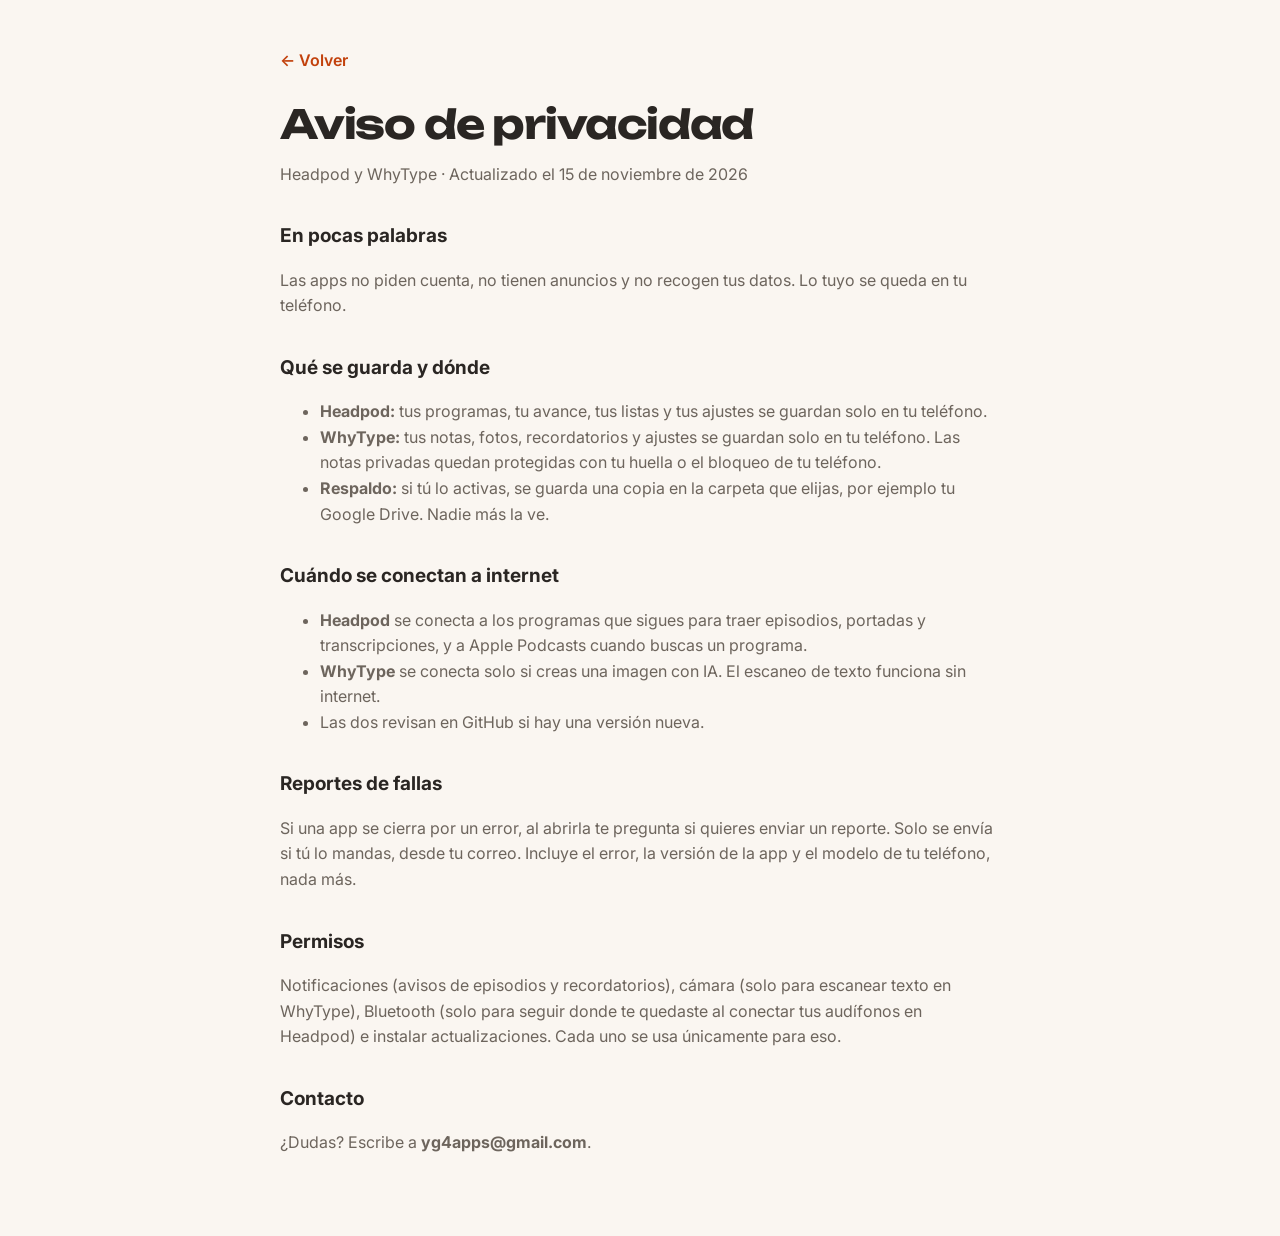
<file: privacidad/index.html>
<!doctype html>
<html lang="es">
<head>
<meta charset="utf-8">
<meta name="viewport" content="width=device-width, initial-scale=1">
<title>Aviso de privacidad · Headpod y WhyType</title>
<meta name="description" content="Qué datos usan Headpod y WhyType: ninguno sale de tu teléfono.">
<link rel="icon" href="../img/hp-icono.png">
<link rel="stylesheet" href="https://fonts.googleapis.com/css2?family=Unbounded:wght@700&family=Inter:wght@400;600&display=swap">
<style>
:root{color-scheme:dark;--bg:#0b0908;--fg:#f5e9dc;--fg2:#bfae9f;--rosa:#ffb3b3}
@media (prefers-color-scheme: light){:root{color-scheme:light;--bg:#faf6f1;--fg:#2a2623;--fg2:#6d655d;--rosa:#c2410c}}
body{margin:0;background:var(--bg);color:var(--fg);font:16px/1.6 Inter,system-ui,sans-serif}
main{max-width:720px;margin:0 auto;padding:48px max(20px,env(safe-area-inset-left)) 64px}
h1{font-family:Unbounded,system-ui,sans-serif;font-size:clamp(28px,6vw,40px);letter-spacing:-.03em;line-height:1.1;margin:0 0 8px}
h2{font-size:19px;margin:34px 0 6px}
p,li{color:var(--fg2)}
a{color:var(--rosa)}
.volver{display:inline-block;margin-bottom:28px;text-decoration:none;font-weight:600}
</style>
</head>
<body>
<main>
  <a class="volver" href="../">← Volver</a>
  <h1>Aviso de privacidad</h1>
  <p>Headpod y WhyType · Actualizado el 15 de noviembre de 2026</p>

  <h2>En pocas palabras</h2>
  <p>Las apps no piden cuenta, no tienen anuncios y no recogen tus datos. Lo tuyo se queda en tu teléfono.</p>

  <h2>Qué se guarda y dónde</h2>
  <ul>
    <li><b>Headpod:</b> tus programas, tu avance, tus listas y tus ajustes se guardan solo en tu teléfono.</li>
    <li><b>WhyType:</b> tus notas, fotos, recordatorios y ajustes se guardan solo en tu teléfono. Las notas privadas quedan protegidas con tu huella o el bloqueo de tu teléfono.</li>
    <li><b>Respaldo:</b> si tú lo activas, se guarda una copia en la carpeta que elijas, por ejemplo tu Google Drive. Nadie más la ve.</li>
  </ul>

  <h2>Cuándo se conectan a internet</h2>
  <ul>
    <li><b>Headpod</b> se conecta a los programas que sigues para traer episodios, portadas y transcripciones, y a Apple Podcasts cuando buscas un programa.</li>
    <li><b>WhyType</b> se conecta solo si creas una imagen con IA. El escaneo de texto funciona sin internet.</li>
    <li>Las dos revisan en GitHub si hay una versión nueva.</li>
  </ul>

  <h2>Reportes de fallas</h2>
  <p>Si una app se cierra por un error, al abrirla te pregunta si quieres enviar un reporte. Solo se envía si tú lo mandas, desde tu correo. Incluye el error, la versión de la app y el modelo de tu teléfono, nada más.</p>

  <h2>Permisos</h2>
  <p>Notificaciones (avisos de episodios y recordatorios), cámara (solo para escanear texto en WhyType), Bluetooth (solo para seguir donde te quedaste al conectar tus audífonos en Headpod) e instalar actualizaciones. Cada uno se usa únicamente para eso.</p>

  <h2>Contacto</h2>
  <p>¿Dudas? Escribe a <b>yg4apps@gmail.com</b>.</p>
</main>
</body>
</html>
</file>
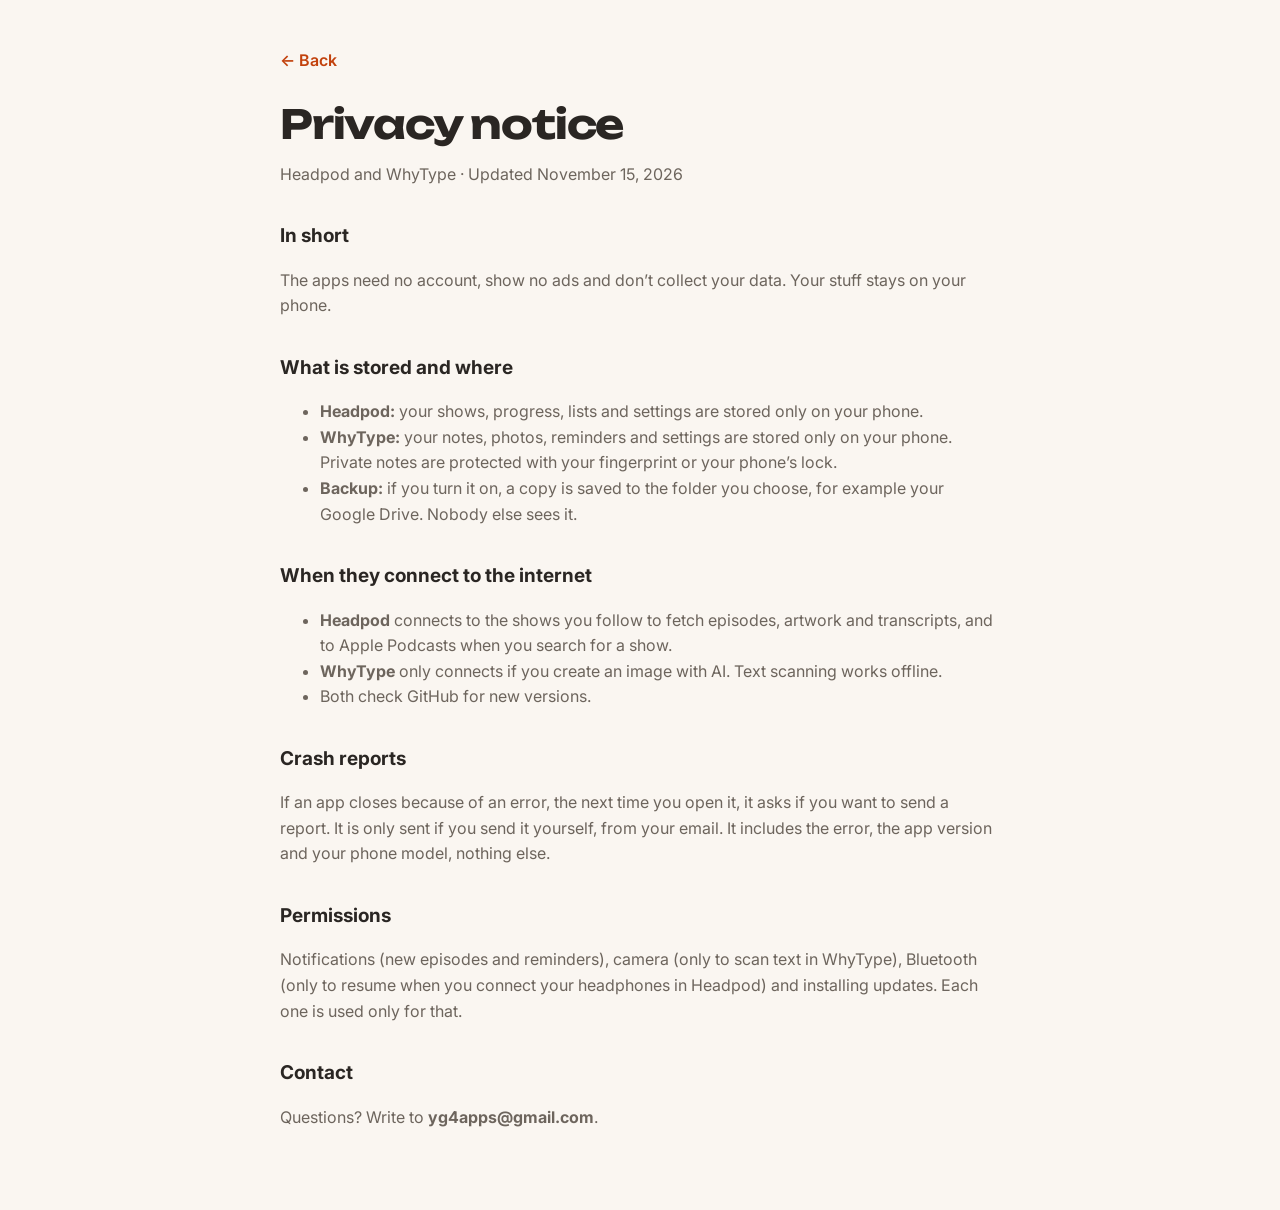
<file: en/privacy/index.html>
<!doctype html>
<html lang="en">
<head>
<meta charset="utf-8">
<meta name="viewport" content="width=device-width, initial-scale=1">
<title>Privacy notice · Headpod and WhyType</title>
<meta name="description" content="What data Headpod and WhyType use: none of it leaves your phone.">
<link rel="icon" href="../../img/hp-icono.png">
<link rel="stylesheet" href="https://fonts.googleapis.com/css2?family=Unbounded:wght@700&family=Inter:wght@400;600&display=swap">
<style>
:root{color-scheme:dark;--bg:#0b0908;--fg:#f5e9dc;--fg2:#bfae9f;--rosa:#ffb3b3}
@media (prefers-color-scheme: light){:root{color-scheme:light;--bg:#faf6f1;--fg:#2a2623;--fg2:#6d655d;--rosa:#c2410c}}
body{margin:0;background:var(--bg);color:var(--fg);font:16px/1.6 Inter,system-ui,sans-serif}
main{max-width:720px;margin:0 auto;padding:48px max(20px,env(safe-area-inset-left)) 64px}
h1{font-family:Unbounded,system-ui,sans-serif;font-size:clamp(28px,6vw,40px);letter-spacing:-.03em;line-height:1.1;margin:0 0 8px}
h2{font-size:19px;margin:34px 0 6px}
p,li{color:var(--fg2)}
a{color:var(--rosa)}
.volver{display:inline-block;margin-bottom:28px;text-decoration:none;font-weight:600}
</style>
</head>
<body>
<main>
  <a class="volver" href="../">← Back</a>
  <h1>Privacy notice</h1>
  <p>Headpod and WhyType · Updated November 15, 2026</p>

  <h2>In short</h2>
  <p>The apps need no account, show no ads and don’t collect your data. Your stuff stays on your phone.</p>

  <h2>What is stored and where</h2>
  <ul>
    <li><b>Headpod:</b> your shows, progress, lists and settings are stored only on your phone.</li>
    <li><b>WhyType:</b> your notes, photos, reminders and settings are stored only on your phone. Private notes are protected with your fingerprint or your phone’s lock.</li>
    <li><b>Backup:</b> if you turn it on, a copy is saved to the folder you choose, for example your Google Drive. Nobody else sees it.</li>
  </ul>

  <h2>When they connect to the internet</h2>
  <ul>
    <li><b>Headpod</b> connects to the shows you follow to fetch episodes, artwork and transcripts, and to Apple Podcasts when you search for a show.</li>
    <li><b>WhyType</b> only connects if you create an image with AI. Text scanning works offline.</li>
    <li>Both check GitHub for new versions.</li>
  </ul>

  <h2>Crash reports</h2>
  <p>If an app closes because of an error, the next time you open it, it asks if you want to send a report. It is only sent if you send it yourself, from your email. It includes the error, the app version and your phone model, nothing else.</p>

  <h2>Permissions</h2>
  <p>Notifications (new episodes and reminders), camera (only to scan text in WhyType), Bluetooth (only to resume when you connect your headphones in Headpod) and installing updates. Each one is used only for that.</p>

  <h2>Contact</h2>
  <p>Questions? Write to <b>yg4apps@gmail.com</b>.</p>
</main>
</body>
</html>
</file>
